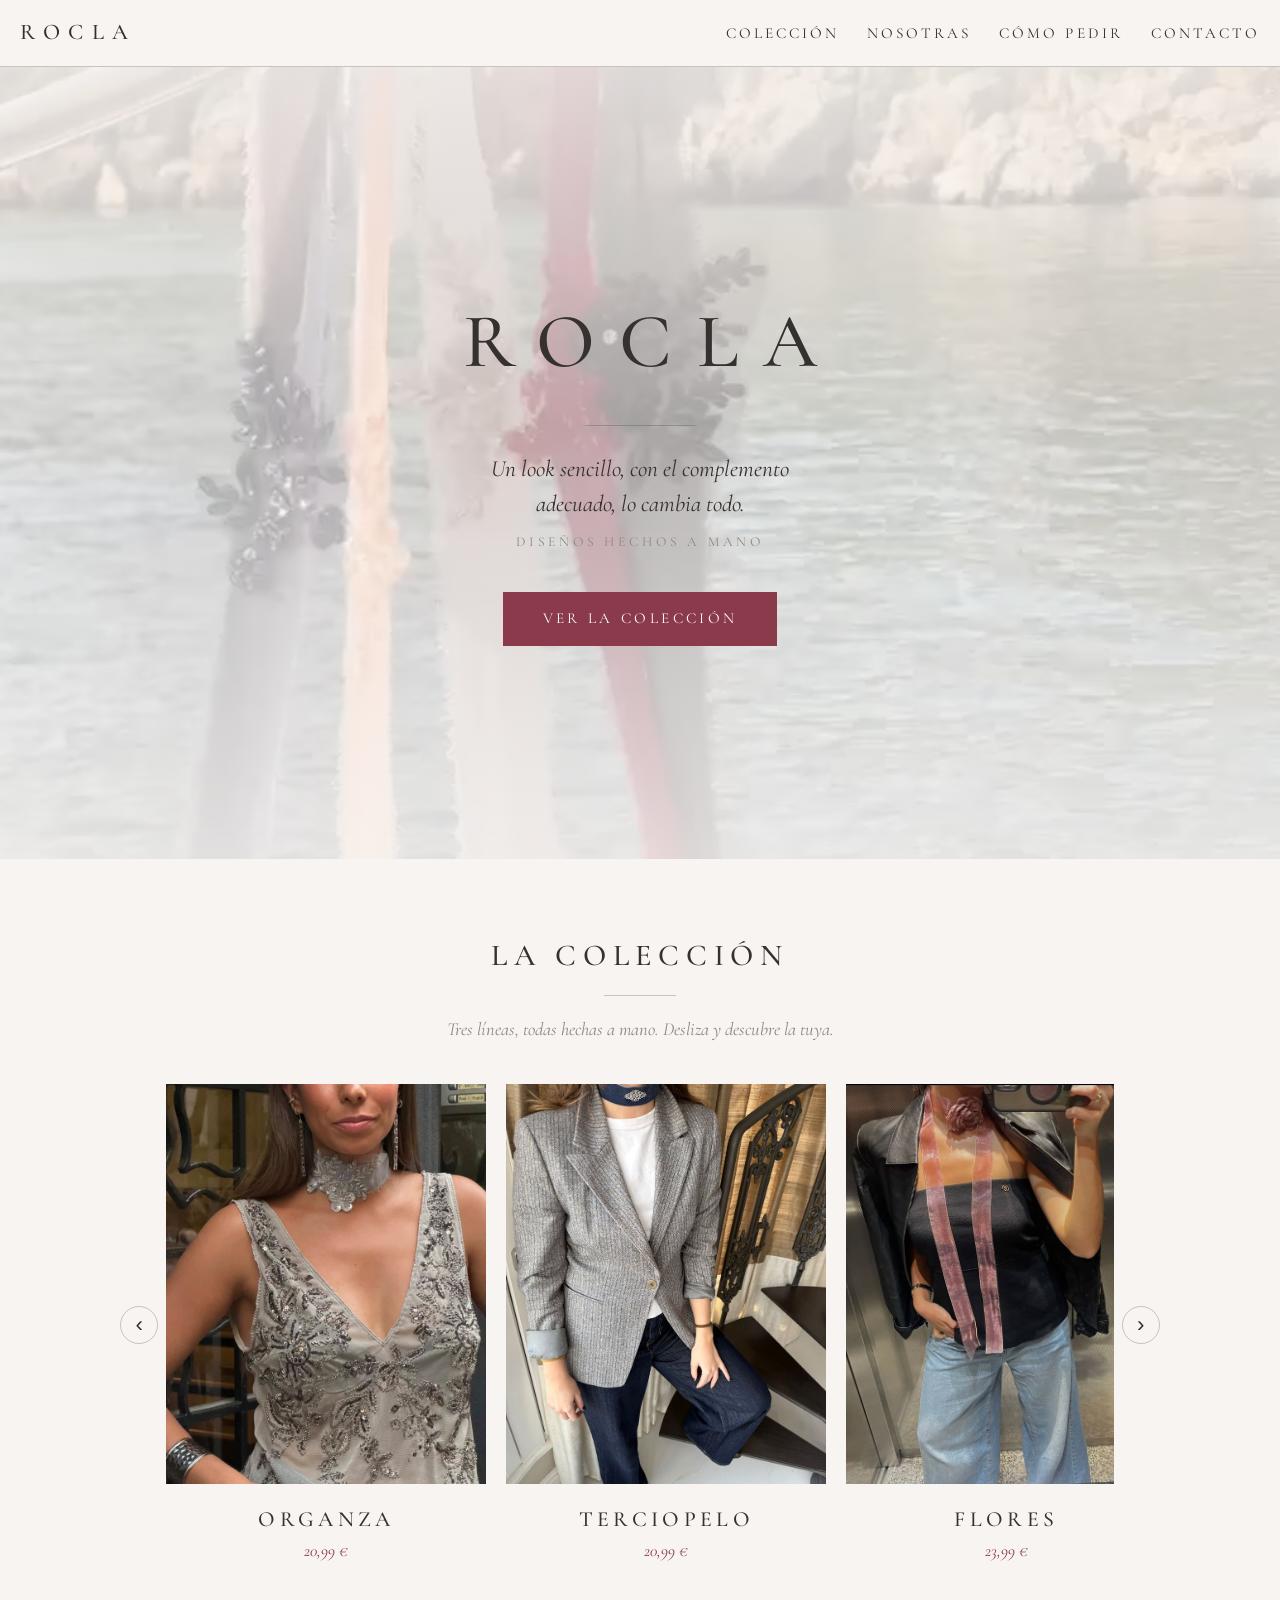
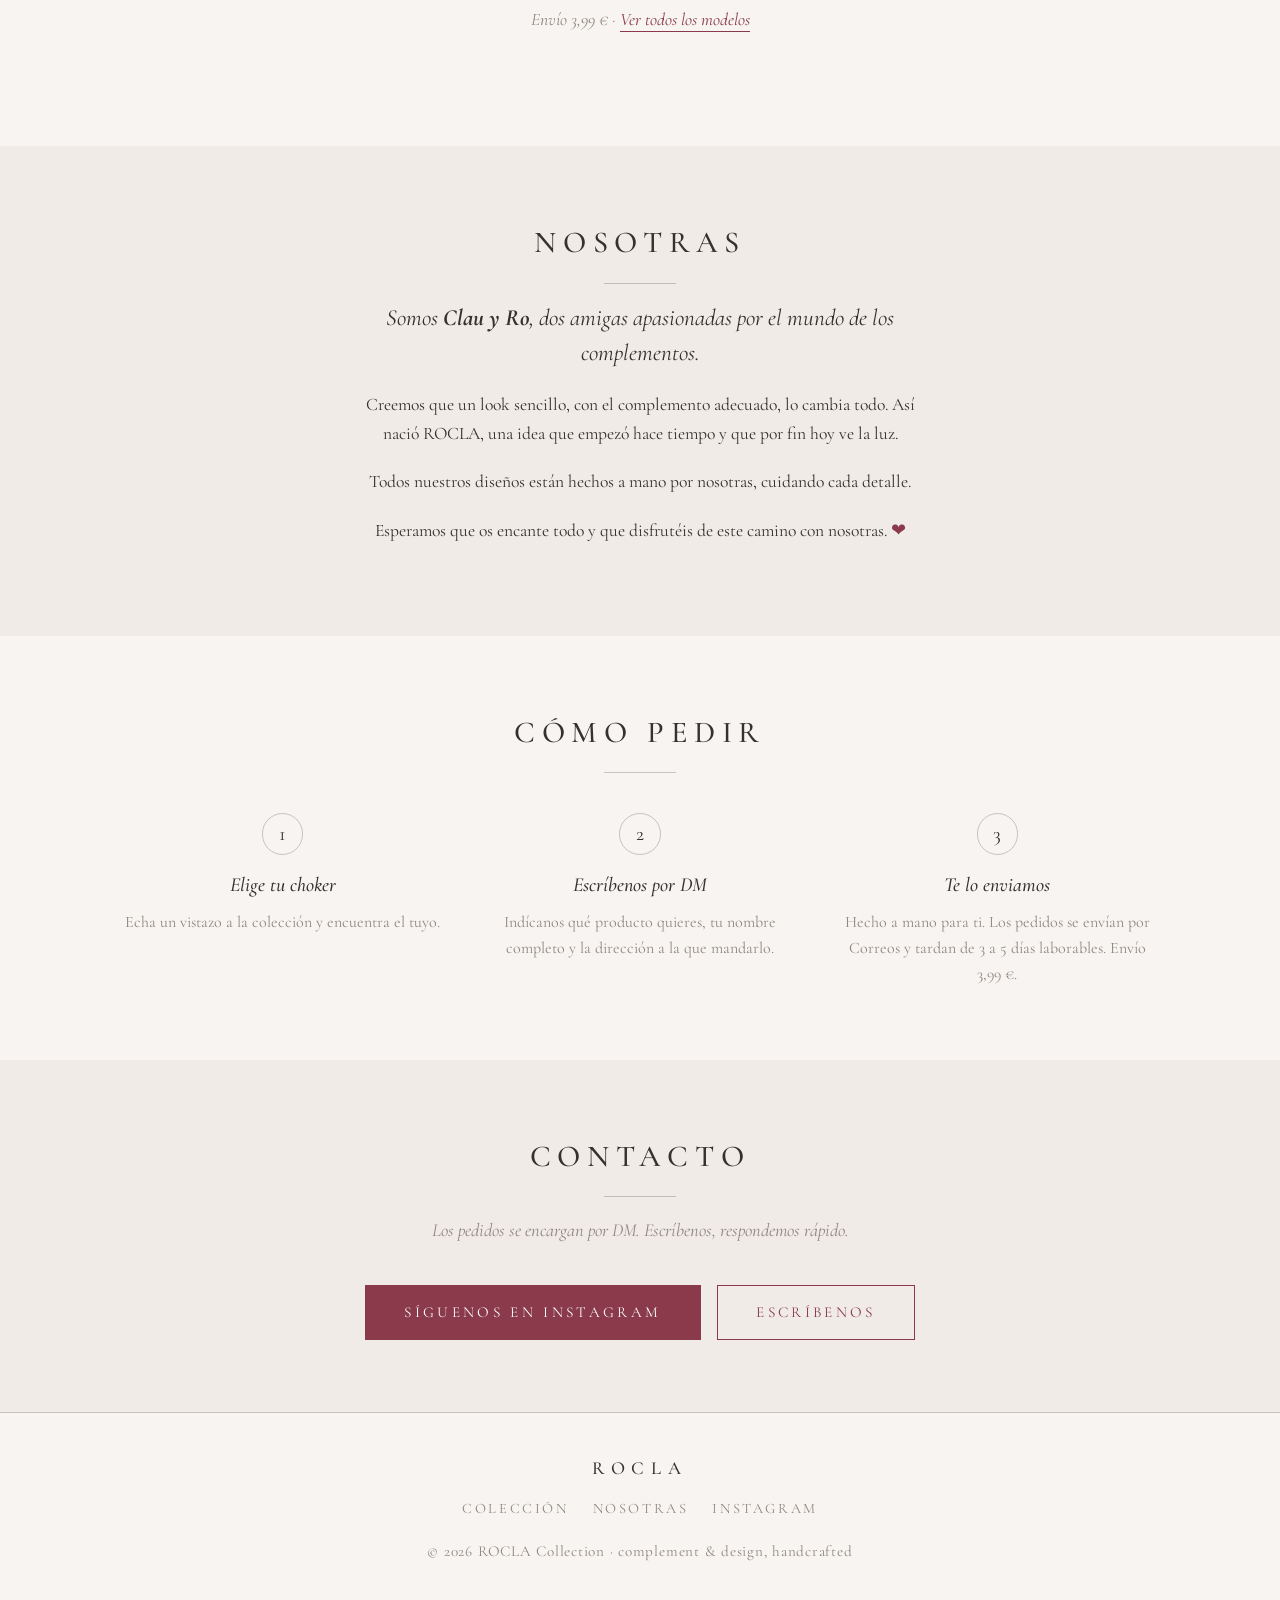
<file: index.html>
<!DOCTYPE html>
<html lang="es">
<head>
  <meta charset="UTF-8">
  <meta name="viewport" content="width=device-width, initial-scale=1.0">
  <title>ROCLA — Chokers y complementos hechos a mano</title>
  <meta name="description" content="ROCLA Collection: chokers de organza, terciopelo y flores hechos a mano por Clau y Ro. Un look sencillo, con el complemento adecuado, lo cambia todo.">

  <link rel="canonical" href="https://roclacollection.com/">
  <meta property="og:type" content="website">
  <meta property="og:url" content="https://roclacollection.com/">
  <meta property="og:title" content="ROCLA — Chokers y complementos hechos a mano">
  <meta property="og:description" content="Chokers de organza, terciopelo y flores hechos a mano. Un look sencillo, con el complemento adecuado, lo cambia todo.">
  <meta property="og:image" content="https://roclacollection.com/images/og.jpg">
  <meta name="twitter:card" content="summary_large_image">

  <link rel="icon" href="favicon.png" type="image/png">
  <link rel="apple-touch-icon" href="images/apple-touch-icon.png">

  <link rel="preconnect" href="https://fonts.googleapis.com">
  <link rel="preconnect" href="https://fonts.gstatic.com" crossorigin>
  <link href="https://fonts.googleapis.com/css2?family=Cormorant+Garamond:ital,wght@0,400;0,500;0,600;1,400;1,500&display=swap" rel="stylesheet">

  <link rel="stylesheet" href="styles.css">
</head>
<body>

<header class="site-header">
  <a class="brand" href="#inicio">ROCLA</a>
  <nav class="site-nav" id="nav">
    <a href="coleccion.html">Colección</a>
    <a href="#nosotras">Nosotras</a>
    <a href="#como-pedir">Cómo pedir</a>
    <a href="#contacto">Contacto</a>
  </nav>
  <button class="nav-toggle" id="navToggle" aria-label="Abrir menú" aria-expanded="false">
    <span></span><span></span>
  </button>
</header>

<main>

  <!-- ============ Hero ============ -->
  <section class="hero" id="inicio">
    <video class="hero-video" autoplay muted loop playsinline preload="auto" poster="images/video-poster.jpg" aria-hidden="true">
      <source src="images/video.mp4" type="video/mp4">
      <source src="images/video.webm" type="video/webm">
    </video>
    <div class="hero-veil" aria-hidden="true"></div>
    <h1 class="hero-wordmark">ROCLA</h1>
    <hr class="hero-rule">
    <p class="hero-tagline">Un look sencillo, con el complemento adecuado, lo cambia&nbsp;todo.</p>
    <p class="hero-sub">Diseños hechos a mano</p>
    <a class="btn" href="coleccion.html">Ver la colección</a>
  </section>

  <!-- ============ Carousel: product lines ============ -->
  <section class="section" id="lineas">
    <h2>La colección</h2>
    <p class="section-intro">Tres líneas, todas hechas a mano. Desliza y descubre la tuya.</p>

    <div class="carousel">
      <button class="carousel-arrow prev" id="carouselPrev" aria-label="Anterior">&#8249;</button>
      <div class="carousel-track" id="carouselTrack">
        <a class="slide" href="coleccion.html#organza">
          <img src="images/products/organza-gris-1.jpg" alt="Línea Organza — choker de organza gris con aplique floral bordado, puesto" loading="lazy">
          <h3>Organza</h3>
          <p class="slide-price">20,99&nbsp;€</p>
        </a>
        <a class="slide" href="coleccion.html#terciopelo">
          <img src="images/products/terciopelo-azul-1.jpg" alt="Línea Terciopelo — choker de terciopelo azul con detalle plateado, puesto" loading="lazy">
          <h3>Terciopelo</h3>
          <p class="slide-price">20,99&nbsp;€</p>
        </a>
        <a class="slide" href="coleccion.html#flores">
          <img src="images/products/flor-rosa-1.jpg" alt="Línea Flores — choker con flor de tela rosa y cinta larga, puesto" loading="lazy">
          <h3>Flores</h3>
          <p class="slide-price">23,99&nbsp;€</p>
        </a>
      </div>
      <button class="carousel-arrow next" id="carouselNext" aria-label="Siguiente">&#8250;</button>
    </div>

    <p class="grid-note">Envío 3,99&nbsp;€ · <a class="text-link" href="coleccion.html">Ver todos los modelos</a></p>
  </section>

  <!-- ============ Nosotras ============ -->
  <section class="section section-alt" id="nosotras">
    <h2>Nosotras</h2>
    <div class="nosotras-inner">
      <p class="lead">Somos <strong>Clau y Ro</strong>, dos amigas apasionadas por el mundo de los complementos.</p>
      <p>Creemos que un look sencillo, con el complemento adecuado, lo cambia todo. Así nació ROCLA, una idea que empezó hace tiempo y que por fin hoy ve la luz.</p>
      <p>Todos nuestros diseños están hechos a mano por nosotras, cuidando cada detalle.</p>
      <p>Esperamos que os encante todo y que disfrutéis de este camino con nosotras. <span class="heart">❤</span></p>
    </div>
  </section>

  <!-- ============ Cómo pedir ============ -->
  <section class="section" id="como-pedir">
    <h2>Cómo pedir</h2>
    <ol class="steps">
      <li>
        <span class="step-num">1</span>
        <h3>Elige tu choker</h3>
        <p>Echa un vistazo a la colección y encuentra el tuyo.</p>
      </li>
      <li>
        <span class="step-num">2</span>
        <h3>Escríbenos por DM</h3>
        <p>Indícanos qué producto quieres, tu nombre completo y la dirección a la que mandarlo.</p>
      </li>
      <li>
        <span class="step-num">3</span>
        <h3>Te lo enviamos</h3>
        <p>Hecho a mano para ti. Los pedidos se envían por Correos y tardan de 3 a 5 días laborables. Envío 3,99&nbsp;€.</p>
      </li>
    </ol>
  </section>

  <!-- ============ Contacto ============ -->
  <section class="section section-alt" id="contacto">
    <h2>Contacto</h2>
    <p class="section-intro">Los pedidos se encargan por DM. Escríbenos, respondemos rápido.</p>
    <div class="contact-links">
      <a class="btn" href="https://instagram.com/roclacollection" target="_blank" rel="noopener">Síguenos en Instagram</a>
      <a class="btn btn-outline whatsapp-cta" href="https://ig.me/m/roclacollection" target="_blank" rel="noopener">Escríbenos</a>
    </div>
  </section>

</main>

<footer class="site-footer">
  <span class="brand-mark">ROCLA</span>
  <nav class="footer-links">
    <a href="coleccion.html">Colección</a>
    <a href="#nosotras">Nosotras</a>
    <a href="https://instagram.com/roclacollection" target="_blank" rel="noopener">Instagram</a>
  </nav>
  <span>© <span id="year">2026</span> ROCLA Collection · complement &amp; design, handcrafted</span>
</footer>

<script src="script.js"></script>
</body>
</html>
</file>
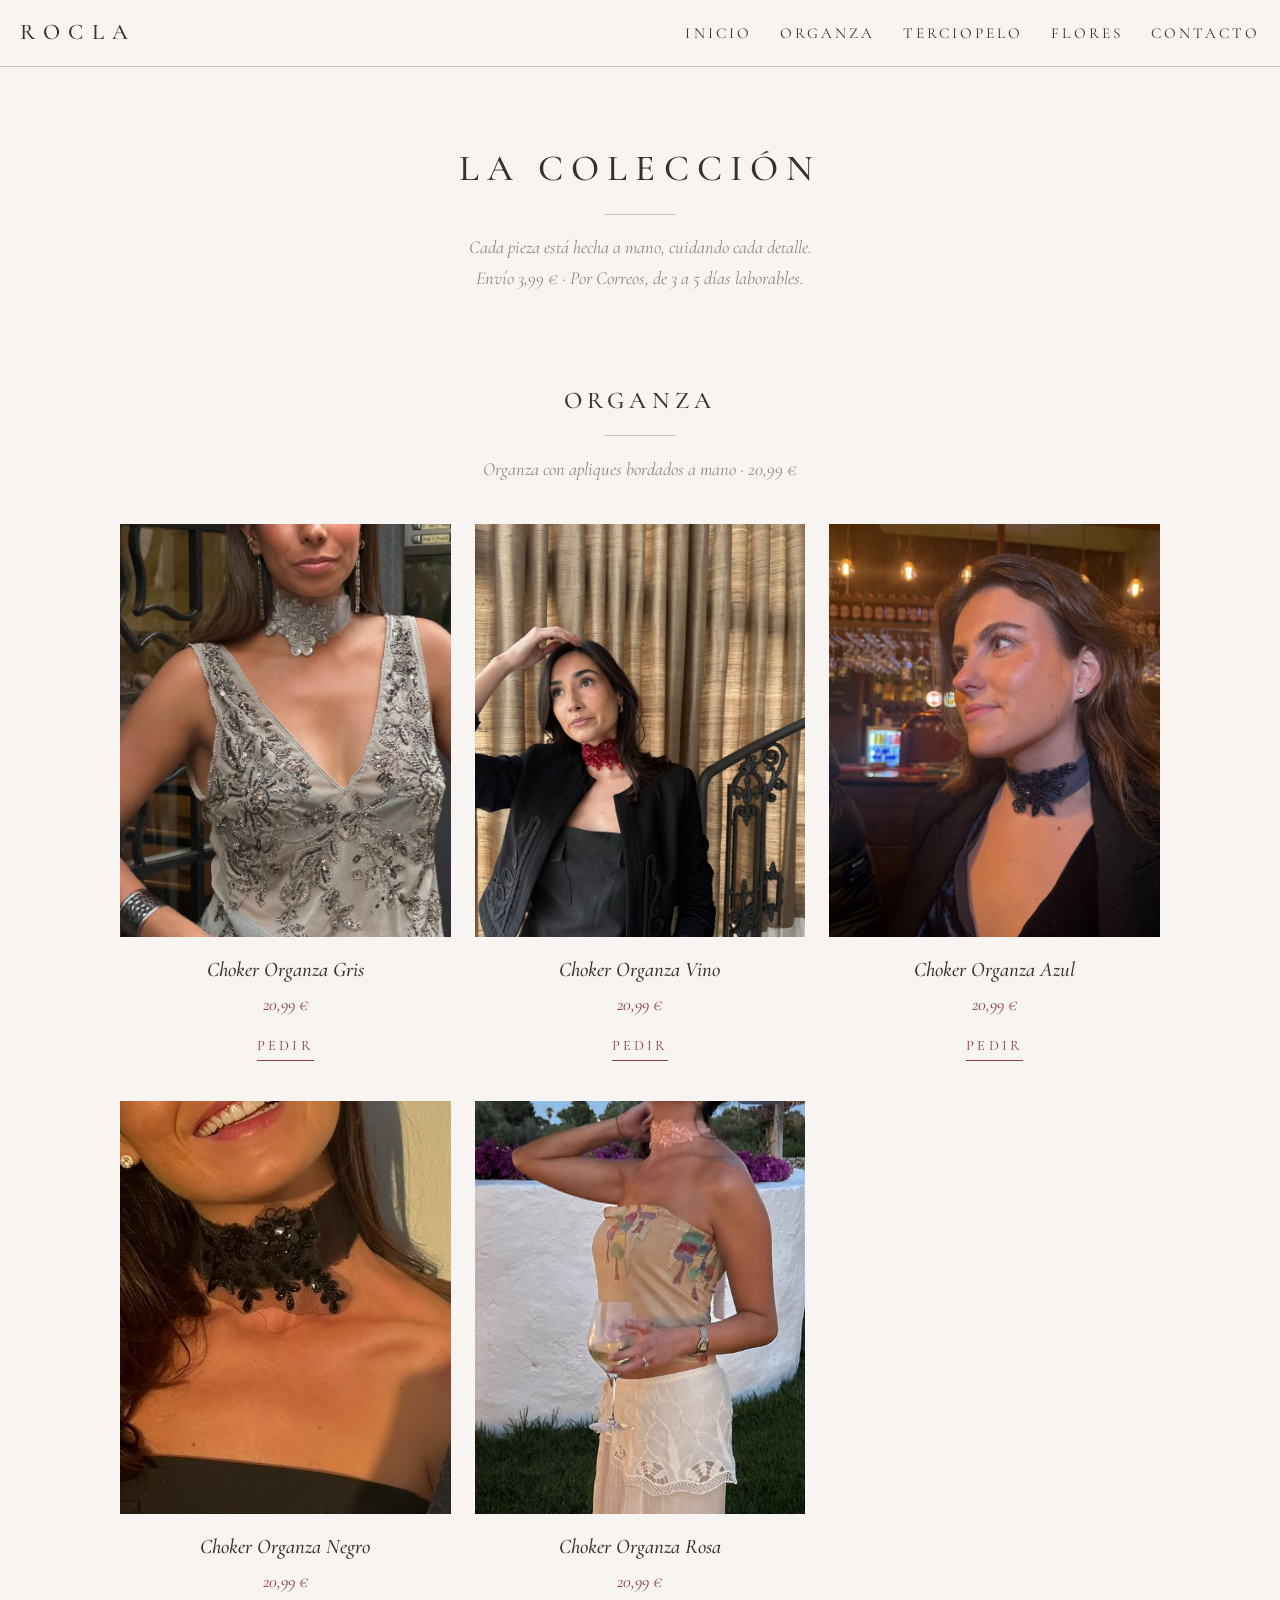
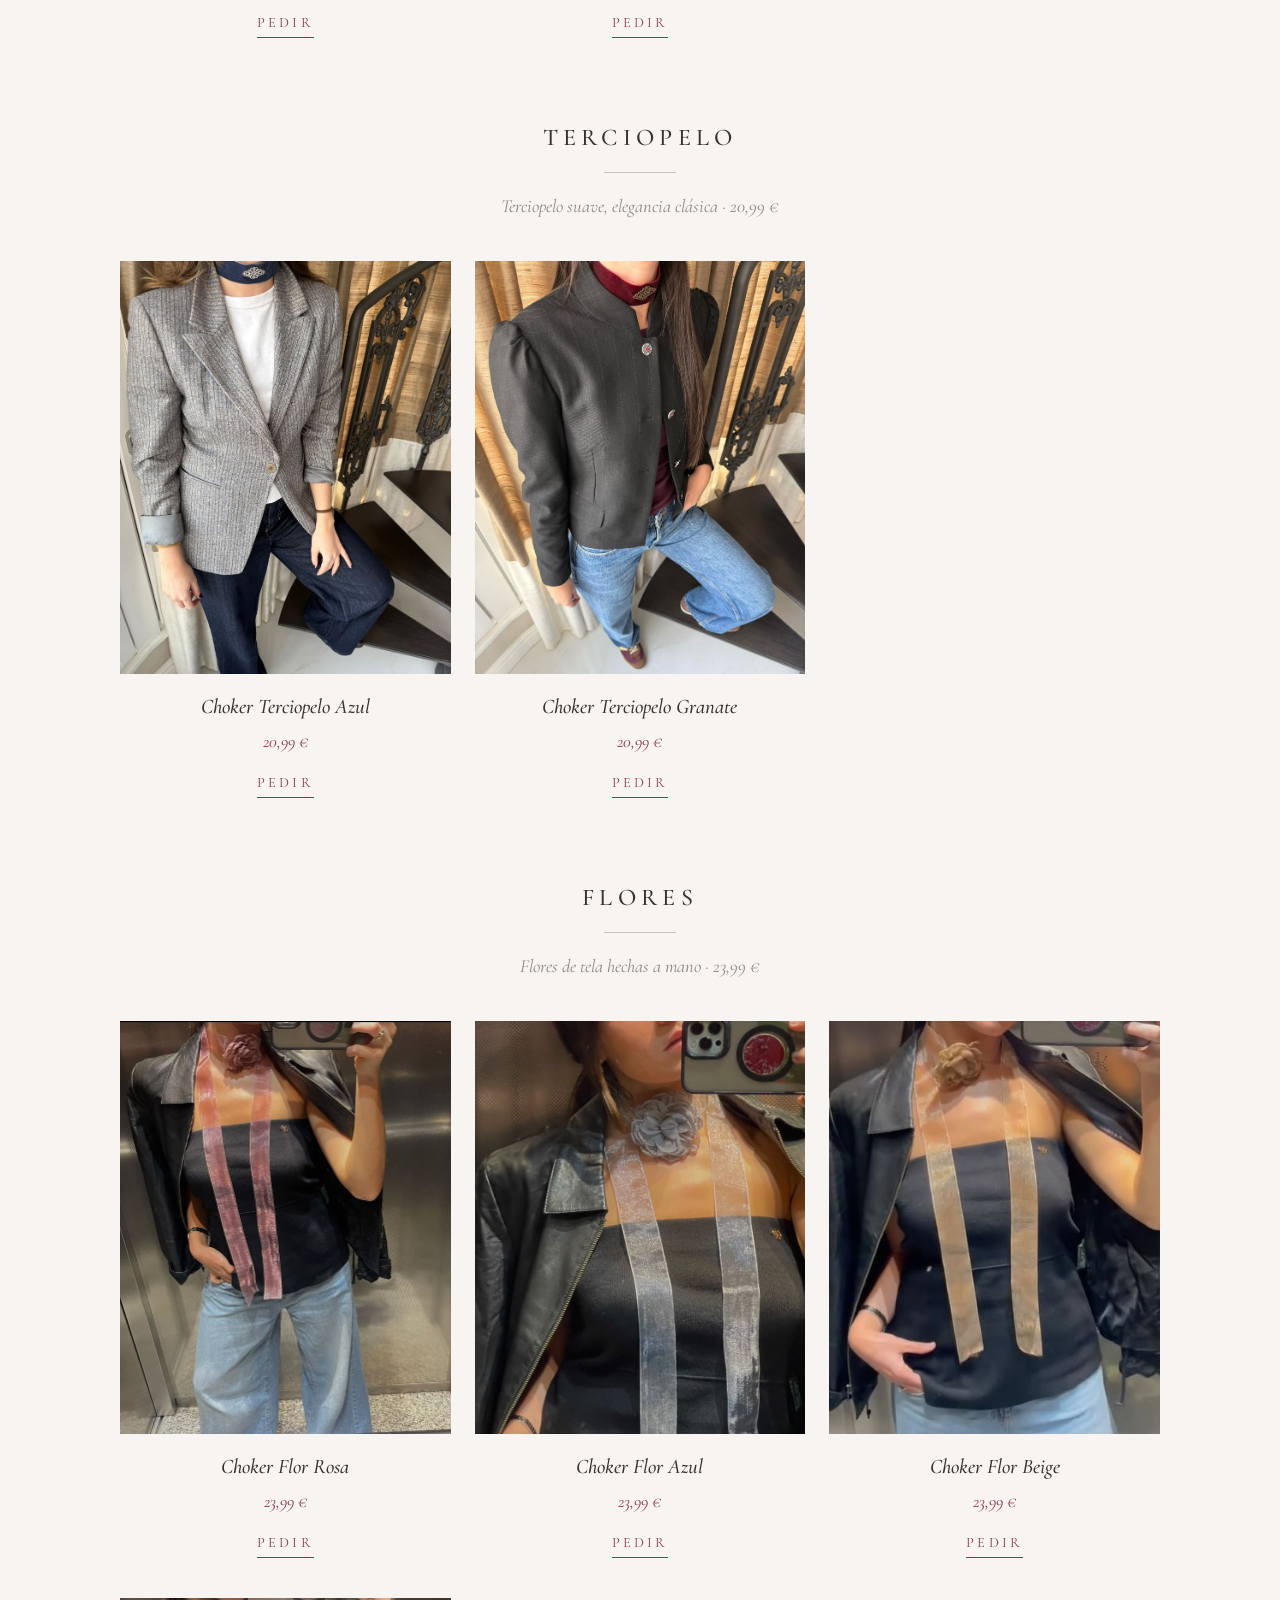
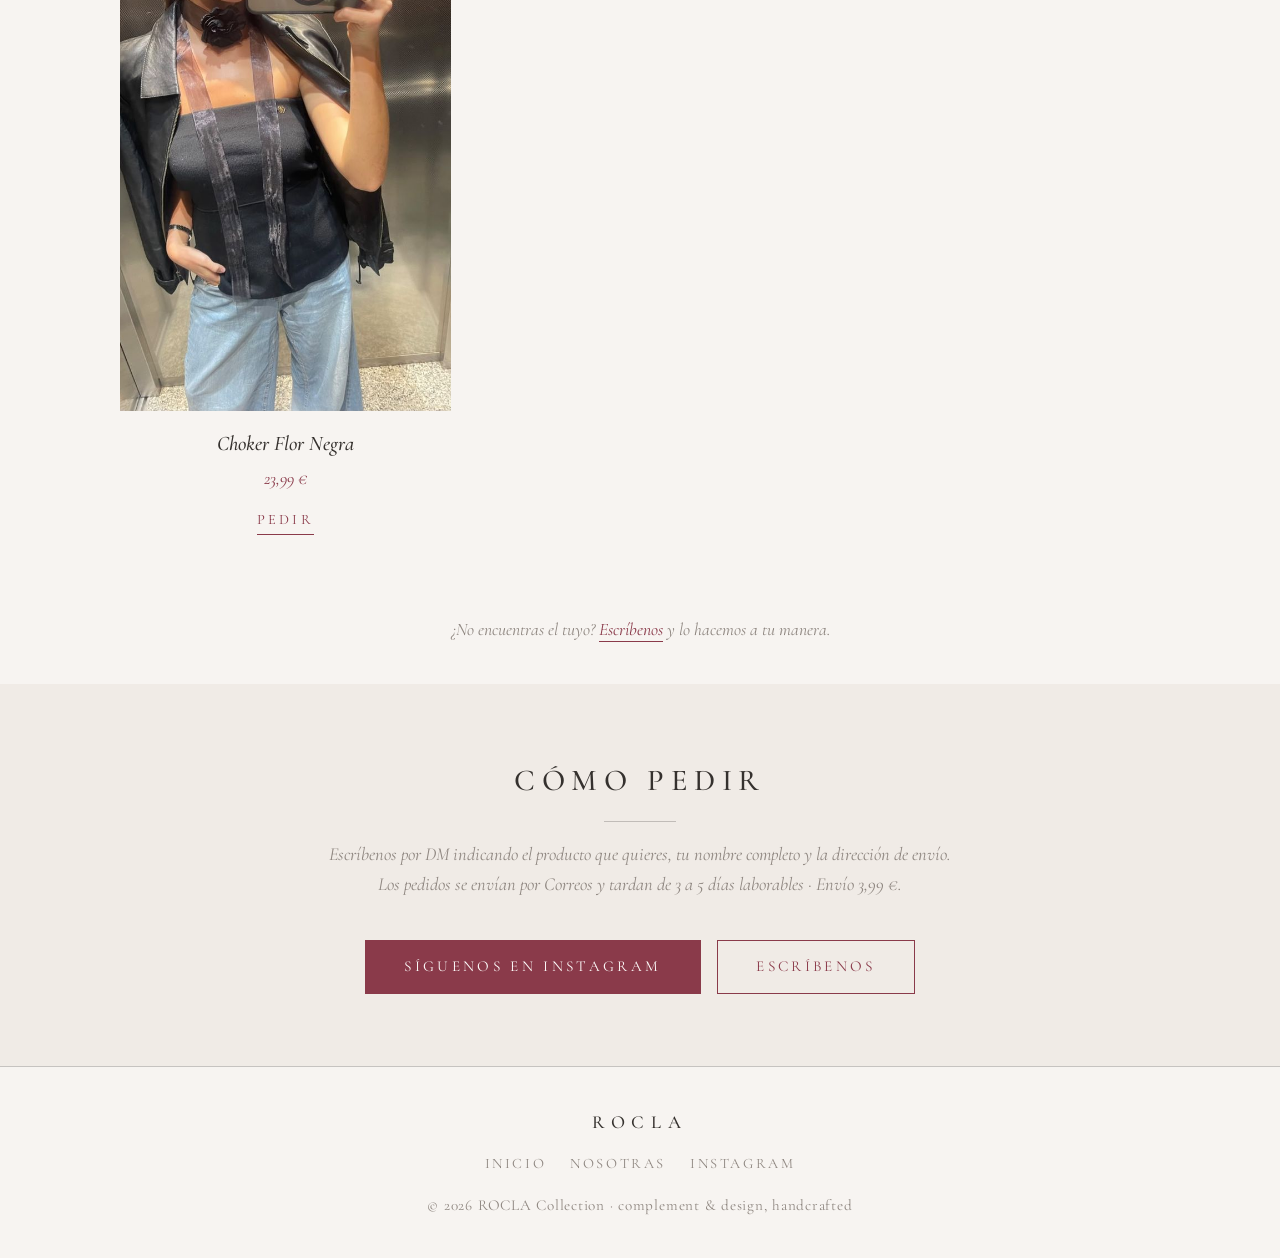
<file: coleccion.html>
<!DOCTYPE html>
<html lang="es">
<head>
  <meta charset="UTF-8">
  <meta name="viewport" content="width=device-width, initial-scale=1.0">
  <title>La colección — ROCLA</title>
  <meta name="description" content="Todos los chokers ROCLA: organza, terciopelo y flores. Hechos a mano por Clau y Ro. Envío 3,99 €.">

  <link rel="canonical" href="https://roclacollection.com/coleccion.html">
  <meta property="og:type" content="website">
  <meta property="og:url" content="https://roclacollection.com/coleccion.html">
  <meta property="og:title" content="La colección — ROCLA">
  <meta property="og:description" content="Chokers de organza, terciopelo y flores, hechos a mano. Envío 3,99 €.">
  <meta property="og:image" content="https://roclacollection.com/images/og.jpg">
  <meta name="twitter:card" content="summary_large_image">

  <link rel="icon" href="favicon.png" type="image/png">
  <link rel="apple-touch-icon" href="images/apple-touch-icon.png">

  <link rel="preconnect" href="https://fonts.googleapis.com">
  <link rel="preconnect" href="https://fonts.gstatic.com" crossorigin>
  <link href="https://fonts.googleapis.com/css2?family=Cormorant+Garamond:ital,wght@0,400;0,500;0,600;1,400;1,500&display=swap" rel="stylesheet">

  <link rel="stylesheet" href="styles.css">
</head>
<body>

<header class="site-header">
  <a class="brand" href="index.html">ROCLA</a>
  <nav class="site-nav" id="nav">
    <a href="index.html">Inicio</a>
    <a href="#organza">Organza</a>
    <a href="#terciopelo">Terciopelo</a>
    <a href="#flores">Flores</a>
    <a href="#contacto">Contacto</a>
  </nav>
  <button class="nav-toggle" id="navToggle" aria-label="Abrir menú" aria-expanded="false">
    <span></span><span></span>
  </button>
</header>

<main>

  <section class="section page-head">
    <h1 class="page-title">La colección</h1>
    <p class="section-intro">Cada pieza está hecha a mano, cuidando cada detalle.<br>Envío 3,99&nbsp;€ · Por Correos, de 3 a 5 días laborables.</p>
  </section>

  <!-- ============ Organza ============ -->
  <section class="section linea" id="organza">
    <h2>Organza</h2>
    <p class="section-intro">Organza con apliques bordados a mano · 20,99&nbsp;€</p>
    <div class="grid">
      <article class="card">
        <button class="card-photo" data-lightbox aria-label="Ampliar foto de Choker Organza Gris">
          <img src="images/products/organza-gris-1.jpg" alt="Choker Organza Gris — choker de organza gris con aplique floral bordado, puesto" loading="lazy">
        </button>
        <h3>Choker Organza Gris</h3>
        <p class="price">20,99&nbsp;€</p>
        <a class="pedir" data-modelo="Organza Gris" href="https://ig.me/m/roclacollection" target="_blank" rel="noopener">Pedir</a>
      </article>

      <article class="card">
        <button class="card-photo" data-lightbox aria-label="Ampliar foto de Choker Organza Vino">
          <img src="images/products/organza-vino-1.jpg" alt="Choker Organza Vino — choker de organza color vino con aplique bordado, puesto" loading="lazy">
        </button>
        <h3>Choker Organza Vino</h3>
        <p class="price">20,99&nbsp;€</p>
        <a class="pedir" data-modelo="Organza Vino" href="https://ig.me/m/roclacollection" target="_blank" rel="noopener">Pedir</a>
      </article>

      <article class="card">
        <button class="card-photo" data-lightbox aria-label="Ampliar foto de Choker Organza Azul">
          <img src="images/products/organza-azul-1.jpg" alt="Choker Organza Azul — choker de organza azul con aplique bordado, puesto" loading="lazy">
        </button>
        <h3>Choker Organza Azul</h3>
        <p class="price">20,99&nbsp;€</p>
        <a class="pedir" data-modelo="Organza Azul" href="https://ig.me/m/roclacollection" target="_blank" rel="noopener">Pedir</a>
      </article>

      <article class="card">
        <button class="card-photo" data-lightbox aria-label="Ampliar foto de Choker Organza Negro">
          <img src="images/products/organza-negro-1.jpg" alt="Choker Organza Negro — choker de organza negra con aplique bordado, puesto" loading="lazy">
        </button>
        <h3>Choker Organza Negro</h3>
        <p class="price">20,99&nbsp;€</p>
        <a class="pedir" data-modelo="Organza Negro" href="https://ig.me/m/roclacollection" target="_blank" rel="noopener">Pedir</a>
      </article>

      <article class="card">
        <button class="card-photo" data-lightbox aria-label="Ampliar foto de Choker Organza Rosa">
          <img src="images/products/organza-rosa-2.jpg" alt="Choker Organza Rosa — choker de organza rosa con aplique bordado, puesto" loading="lazy">
        </button>
        <h3>Choker Organza Rosa</h3>
        <p class="price">20,99&nbsp;€</p>
        <a class="pedir" data-modelo="Organza Rosa" href="https://ig.me/m/roclacollection" target="_blank" rel="noopener">Pedir</a>
      </article>
    </div>
  </section>

  <!-- ============ Terciopelo ============ -->
  <section class="section linea" id="terciopelo">
    <h2>Terciopelo</h2>
    <p class="section-intro">Terciopelo suave, elegancia clásica · 20,99&nbsp;€</p>
    <div class="grid">
      <article class="card">
        <button class="card-photo" data-lightbox aria-label="Ampliar foto de Choker Terciopelo Azul">
          <img src="images/products/terciopelo-azul-1.jpg" alt="Choker Terciopelo Azul — choker de terciopelo azul con detalle plateado, puesto" loading="lazy">
        </button>
        <h3>Choker Terciopelo Azul</h3>
        <p class="price">20,99&nbsp;€</p>
        <a class="pedir" data-modelo="Terciopelo Azul" href="https://ig.me/m/roclacollection" target="_blank" rel="noopener">Pedir</a>
      </article>

      <article class="card">
        <button class="card-photo" data-lightbox aria-label="Ampliar foto de Choker Terciopelo Granate">
          <img src="images/products/terciopelo-granate-1.jpg" alt="Choker Terciopelo Granate — choker de terciopelo granate, puesto" loading="lazy">
        </button>
        <h3>Choker Terciopelo Granate</h3>
        <p class="price">20,99&nbsp;€</p>
        <a class="pedir" data-modelo="Terciopelo Granate" href="https://ig.me/m/roclacollection" target="_blank" rel="noopener">Pedir</a>
      </article>
    </div>
  </section>

  <!-- ============ Flores ============ -->
  <section class="section linea" id="flores">
    <h2>Flores</h2>
    <p class="section-intro">Flores de tela hechas a mano · 23,99&nbsp;€</p>
    <div class="grid">
      <article class="card">
        <button class="card-photo" data-lightbox aria-label="Ampliar foto de Choker Flor Rosa">
          <img src="images/products/flor-rosa-1.jpg" alt="Choker Flor Rosa — choker con flor de tela rosa y cinta larga, puesto" loading="lazy">
        </button>
        <h3>Choker Flor Rosa</h3>
        <p class="price">23,99&nbsp;€</p>
        <a class="pedir" data-modelo="Flor Rosa" href="https://ig.me/m/roclacollection" target="_blank" rel="noopener">Pedir</a>
      </article>

      <article class="card">
        <button class="card-photo" data-lightbox aria-label="Ampliar foto de Choker Flor Azul">
          <img src="images/products/flor-azul-1.jpg" alt="Choker Flor Azul — choker con flor de tela azul, puesto" loading="lazy">
        </button>
        <h3>Choker Flor Azul</h3>
        <p class="price">23,99&nbsp;€</p>
        <a class="pedir" data-modelo="Flor Azul" href="https://ig.me/m/roclacollection" target="_blank" rel="noopener">Pedir</a>
      </article>

      <article class="card">
        <button class="card-photo" data-lightbox aria-label="Ampliar foto de Choker Flor Beige">
          <img src="images/products/flor-beige-1.jpg" alt="Choker Flor Beige — choker con flor de tela beige, puesto" loading="lazy">
        </button>
        <h3>Choker Flor Beige</h3>
        <p class="price">23,99&nbsp;€</p>
        <a class="pedir" data-modelo="Flor Beige" href="https://ig.me/m/roclacollection" target="_blank" rel="noopener">Pedir</a>
      </article>

      <article class="card">
        <button class="card-photo" data-lightbox aria-label="Ampliar foto de Choker Flor Negra">
          <img src="images/products/flor-negra-1.jpg" alt="Choker Flor Negra — choker con flor de tela negra, puesto" loading="lazy">
        </button>
        <h3>Choker Flor Negra</h3>
        <p class="price">23,99&nbsp;€</p>
        <a class="pedir" data-modelo="Flor Negra" href="https://ig.me/m/roclacollection" target="_blank" rel="noopener">Pedir</a>
      </article>
    </div>
  </section>

  <p class="grid-note">¿No encuentras el tuyo? <a class="text-link" href="https://ig.me/m/roclacollection" target="_blank" rel="noopener">Escríbenos</a> y lo hacemos a tu manera.</p>

  <!-- ============ Cómo pedir / Contacto ============ -->
  <section class="section section-alt" id="contacto">
    <h2>Cómo pedir</h2>
    <p class="section-intro">Escríbenos por DM indicando el producto que quieres, tu nombre completo y la dirección de envío.<br>Los pedidos se envían por Correos y tardan de 3 a 5 días laborables · Envío 3,99&nbsp;€.</p>
    <div class="contact-links">
      <a class="btn" href="https://instagram.com/roclacollection" target="_blank" rel="noopener">Síguenos en Instagram</a>
      <a class="btn btn-outline whatsapp-cta" href="https://ig.me/m/roclacollection" target="_blank" rel="noopener">Escríbenos</a>
    </div>
  </section>

</main>

<footer class="site-footer">
  <span class="brand-mark">ROCLA</span>
  <nav class="footer-links">
    <a href="index.html">Inicio</a>
    <a href="index.html#nosotras">Nosotras</a>
    <a href="https://instagram.com/roclacollection" target="_blank" rel="noopener">Instagram</a>
  </nav>
  <span>© <span id="year">2026</span> ROCLA Collection · complement &amp; design, handcrafted</span>
</footer>

<!-- Lightbox -->
<div class="lightbox" id="lightbox" hidden>
  <button class="lightbox-close" id="lightboxClose" aria-label="Cerrar">&times;</button>
  <img id="lightboxImg" alt="">
</div>

<script src="script.js"></script>
</body>
</html>
</file>
<file: styles.css>
/* ROCLA Collection — tokens from the founders' style guide:
   pale warm paper, elegant serif with italics, hairline rules,
   logo burgundy reserved for key accents (prices, links, CTA). */
:root {
  --wine: #8a3a4a;
  --wine-dark: #6f2e3c;
  --bg: #f7f4f1;
  --bg-alt: #f0ebe6;
  --text: #35312e;
  --muted: #8f8781;
  --hairline: rgba(53, 49, 46, 0.25);
  --serif: "Cormorant Garamond", Georgia, serif;
}

* { box-sizing: border-box; margin: 0; padding: 0; }

html { scroll-behavior: smooth; }

/* anchor targets land below the sticky header */
[id] { scroll-margin-top: 84px; }

body {
  font-family: var(--serif);
  font-weight: 400;
  font-size: 1.1rem;
  color: var(--text);
  background: var(--bg);
  line-height: 1.65;
}

img { max-width: 100%; display: block; }

h1, h2, h3 { font-weight: 500; }

h2 {
  font-size: 1.9rem;
  text-align: center;
  letter-spacing: 0.22em;
  text-transform: uppercase;
  margin-bottom: 1.1rem;
}

/* hairline rule under section titles, like the style guide wordmark */
h2::after {
  content: "";
  display: block;
  width: 72px;
  height: 1px;
  background: var(--hairline);
  margin: 0.9rem auto 0;
}

/* ---------- Header ---------- */
.site-header {
  position: sticky;
  top: 0;
  z-index: 20;
  display: flex;
  align-items: center;
  justify-content: space-between;
  padding: 0.9rem 1.25rem;
  background: rgba(247, 244, 241, 0.94);
  backdrop-filter: blur(6px);
  border-bottom: 1px solid var(--hairline);
}

.brand {
  font-family: var(--serif);
  font-size: 1.4rem;
  font-weight: 500;
  letter-spacing: 0.38em;
  text-decoration: none;
  color: var(--text);
}

.site-nav a {
  font-size: 0.95rem;
  letter-spacing: 0.2em;
  text-transform: uppercase;
  text-decoration: none;
  color: var(--text);
  margin-left: 1.5rem;
  transition: color 0.2s;
}

.site-nav a:hover, .site-nav a:focus { color: var(--wine); }

.nav-toggle {
  display: none;
  background: none;
  border: none;
  cursor: pointer;
  padding: 0.5rem;
}

.nav-toggle span {
  display: block;
  width: 22px;
  height: 1px;
  background: var(--text);
  margin: 6px 0;
}

/* ---------- Hero (looping video backdrop) ---------- */
.hero {
  position: relative;
  min-height: 88vh;
  display: flex;
  flex-direction: column;
  align-items: center;
  justify-content: center;
  text-align: center;
  padding: 3rem 1.5rem;
  overflow: hidden;
}

.hero-video {
  position: absolute;
  inset: 0;
  width: 100%;
  height: 100%;
  object-fit: cover;
  z-index: 0;
}

/* pale wash so the type stays readable over the footage */
.hero-veil {
  position: absolute;
  inset: 0;
  background: linear-gradient(
    rgba(247, 244, 241, 0.88),
    rgba(247, 244, 241, 0.66) 45%,
    rgba(247, 244, 241, 0.88)
  );
  z-index: 1;
}

.hero > :not(.hero-video):not(.hero-veil) { position: relative; z-index: 2; }

.hero-wordmark {
  font-size: clamp(3rem, 10vw, 4.8rem);
  font-weight: 500;
  letter-spacing: 0.32em;
  margin-right: -0.32em; /* optical centering of tracked caps */
}

.hero-rule {
  width: 110px;
  height: 1px;
  background: var(--hairline);
  border: none;
  margin: 1.2rem auto 1.6rem;
}

.hero-tagline {
  font-style: italic;
  font-size: 1.45rem;
  line-height: 1.5;
  max-width: 36ch;
  margin-bottom: 0.6rem;
}

.hero-sub {
  color: var(--muted);
  letter-spacing: 0.28em;
  text-transform: uppercase;
  font-size: 0.85rem;
  margin-bottom: 2.4rem;
}

/* ---------- Buttons ---------- */
.btn {
  display: inline-block;
  background: var(--wine);
  color: #fdfbfa;
  text-decoration: none;
  font-size: 0.95rem;
  letter-spacing: 0.22em;
  text-transform: uppercase;
  padding: 0.85rem 2.4rem;
  border: 1px solid var(--wine);
  transition: background 0.2s, color 0.2s;
}

.btn:hover, .btn:focus { background: var(--wine-dark); border-color: var(--wine-dark); }

.btn-outline { background: transparent; color: var(--wine); }

.btn-outline:hover, .btn-outline:focus { background: var(--wine); color: #fdfbfa; }

/* ---------- Sections ---------- */
.section { padding: 4.5rem 1.25rem; max-width: 1080px; margin: 0 auto; }

.section-alt { max-width: none; background: var(--bg-alt); }

.section-alt > * { max-width: 1080px; margin-left: auto; margin-right: auto; }

.section-intro {
  text-align: center;
  font-style: italic;
  font-size: 1.15rem;
  color: var(--muted);
  margin-bottom: 2.5rem;
}

/* ---------- Carousel (portada) ---------- */
.carousel {
  position: relative;
  display: flex;
  align-items: center;
  gap: 0.5rem;
}

.carousel-track {
  display: flex;
  gap: 1.25rem;
  overflow-x: auto;
  scroll-snap-type: x mandatory;
  scroll-behavior: smooth;
  -webkit-overflow-scrolling: touch;
  scrollbar-width: none;
  flex: 1;
}

.carousel-track::-webkit-scrollbar { display: none; }

.slide {
  flex: 0 0 min(78%, 320px);
  scroll-snap-align: center;
  text-decoration: none;
  color: var(--text);
  text-align: center;
}

.slide img {
  width: 100%;
  aspect-ratio: 4 / 5;
  object-fit: cover;
  object-position: top;
  transition: transform 0.4s ease;
}

.slide:hover img, .slide:focus img { transform: scale(1.02); }

.slide h3 {
  font-size: 1.35rem;
  letter-spacing: 0.2em;
  text-transform: uppercase;
  margin-top: 1.1rem;
}

.slide-price { font-style: italic; color: var(--wine); font-size: 1.05rem; }

.carousel-arrow {
  flex: 0 0 auto;
  background: none;
  border: 1px solid var(--hairline);
  color: var(--text);
  width: 2.4rem;
  height: 2.4rem;
  border-radius: 50%;
  font-size: 1.4rem;
  line-height: 1;
  cursor: pointer;
  transition: border-color 0.2s, color 0.2s;
}

.carousel-arrow:hover, .carousel-arrow:focus { border-color: var(--wine); color: var(--wine); }

/* ---------- Collection page ---------- */
.page-head { padding-bottom: 0.5rem; }

.page-title {
  font-size: 2.3rem;
  text-align: center;
  letter-spacing: 0.22em;
  text-transform: uppercase;
  margin-bottom: 1.1rem;
}

.page-title::after {
  content: "";
  display: block;
  width: 72px;
  height: 1px;
  background: var(--hairline);
  margin: 0.9rem auto 0;
}

.linea { padding-top: 2.5rem; padding-bottom: 2.5rem; }

.linea h2 { font-size: 1.5rem; }

.price { font-style: italic; color: var(--wine); font-size: 1.1rem; margin-bottom: 0.7rem; }

.text-link {
  color: var(--wine);
  text-decoration: none;
  border-bottom: 1px solid var(--wine);
  padding-bottom: 1px;
}

.text-link:hover, .text-link:focus { color: var(--wine-dark); border-color: var(--wine-dark); }

/* ---------- Product grid ---------- */
.grid {
  display: grid;
  grid-template-columns: repeat(auto-fill, minmax(250px, 1fr));
  gap: 2.5rem 1.5rem;
}

.card { text-align: center; }

.card-photo {
  display: block;
  width: 100%;
  border: none;
  padding: 0;
  cursor: zoom-in;
  background: none;
  overflow: hidden;
}

.card-photo img {
  width: 100%;
  aspect-ratio: 4 / 5;
  object-fit: cover;
  object-position: top;
  transition: transform 0.4s ease;
}

.card-photo:hover img, .card-photo:focus img { transform: scale(1.02); }

.card h3 {
  font-style: italic;
  font-weight: 500;
  font-size: 1.3rem;
  margin: 1rem 0 0.15rem;
}

.pedir {
  display: inline-block;
  color: var(--wine);
  text-decoration: none;
  font-size: 0.9rem;
  letter-spacing: 0.22em;
  text-transform: uppercase;
  border-bottom: 1px solid var(--wine);
  padding-bottom: 2px;
  transition: color 0.2s, border-color 0.2s;
}

.pedir:hover, .pedir:focus { color: var(--wine-dark); border-color: var(--wine-dark); }

.grid-note {
  text-align: center;
  color: var(--muted);
  font-style: italic;
  font-size: 1.1rem;
  margin: 2.5rem auto;
  padding: 0 1.25rem;
}

/* ---------- Nosotras ---------- */
.nosotras-inner { max-width: 580px; text-align: center; }

.nosotras-inner p { margin-bottom: 1.2rem; }

.nosotras-inner .lead { font-size: 1.45rem; font-style: italic; line-height: 1.5; }

.heart { color: var(--wine); }

/* ---------- Steps ---------- */
.steps {
  list-style: none;
  display: grid;
  grid-template-columns: repeat(auto-fit, minmax(220px, 1fr));
  gap: 2rem;
  margin-top: 2.5rem;
  text-align: center;
}

.step-num {
  display: inline-flex;
  align-items: center;
  justify-content: center;
  width: 2.6rem;
  height: 2.6rem;
  border-radius: 50%;
  border: 1px solid var(--hairline);
  color: var(--text);
  font-size: 1.25rem;
  margin-bottom: 0.9rem;
}

.steps h3 { font-size: 1.25rem; font-style: italic; margin-bottom: 0.4rem; }
.steps p { font-size: 1rem; color: var(--muted); }

/* ---------- Contact ---------- */
.contact-links {
  display: flex;
  flex-wrap: wrap;
  gap: 1rem;
  justify-content: center;
}

/* ---------- Footer ---------- */
.site-footer {
  display: flex;
  flex-direction: column;
  align-items: center;
  gap: 0.5rem;
  padding: 2.5rem 1.25rem;
  border-top: 1px solid var(--hairline);
  color: var(--muted);
  font-size: 0.95rem;
  letter-spacing: 0.05em;
  text-align: center;
}

.brand-mark {
  font-size: 1.15rem;
  font-weight: 500;
  letter-spacing: 0.38em;
  color: var(--text);
}

.footer-links {
  display: flex;
  gap: 1.5rem;
  margin: 0.4rem 0 0.6rem;
}

.footer-links a {
  color: var(--muted);
  text-decoration: none;
  font-size: 0.9rem;
  letter-spacing: 0.18em;
  text-transform: uppercase;
  transition: color 0.2s;
}

.footer-links a:hover, .footer-links a:focus { color: var(--wine); }

/* ---------- Lightbox ---------- */
.lightbox[hidden] { display: none; }

.lightbox {
  position: fixed;
  inset: 0;
  z-index: 50;
  background: rgba(38, 34, 32, 0.92);
  display: flex;
  align-items: center;
  justify-content: center;
  padding: 1.5rem;
}

.lightbox img { max-height: 88vh; max-width: 100%; }

.lightbox-close {
  position: absolute;
  top: 0.75rem;
  right: 1.25rem;
  background: none;
  border: none;
  color: #fff;
  font-size: 2.5rem;
  line-height: 1;
  cursor: pointer;
}

/* ---------- Mobile ---------- */
@media (max-width: 640px) {
  .nav-toggle { display: block; }

  .site-nav {
    display: none;
    position: absolute;
    top: 100%;
    left: 0;
    right: 0;
    background: var(--bg);
    border-bottom: 1px solid var(--hairline);
    padding: 1rem 1.25rem 1.5rem;
  }

  .site-nav.open { display: flex; flex-direction: column; gap: 1rem; }
  .site-nav a { margin: 0; }

  .hero { min-height: 78vh; }
  h2 { font-size: 1.6rem; }
  .section { padding: 3.5rem 1.25rem; }
}

/* Respect reduced-motion: hide the video, keep the pale backdrop */
@media (prefers-reduced-motion: reduce) {
  html { scroll-behavior: auto; }
  .hero-video { display: none; }
}
</file>
